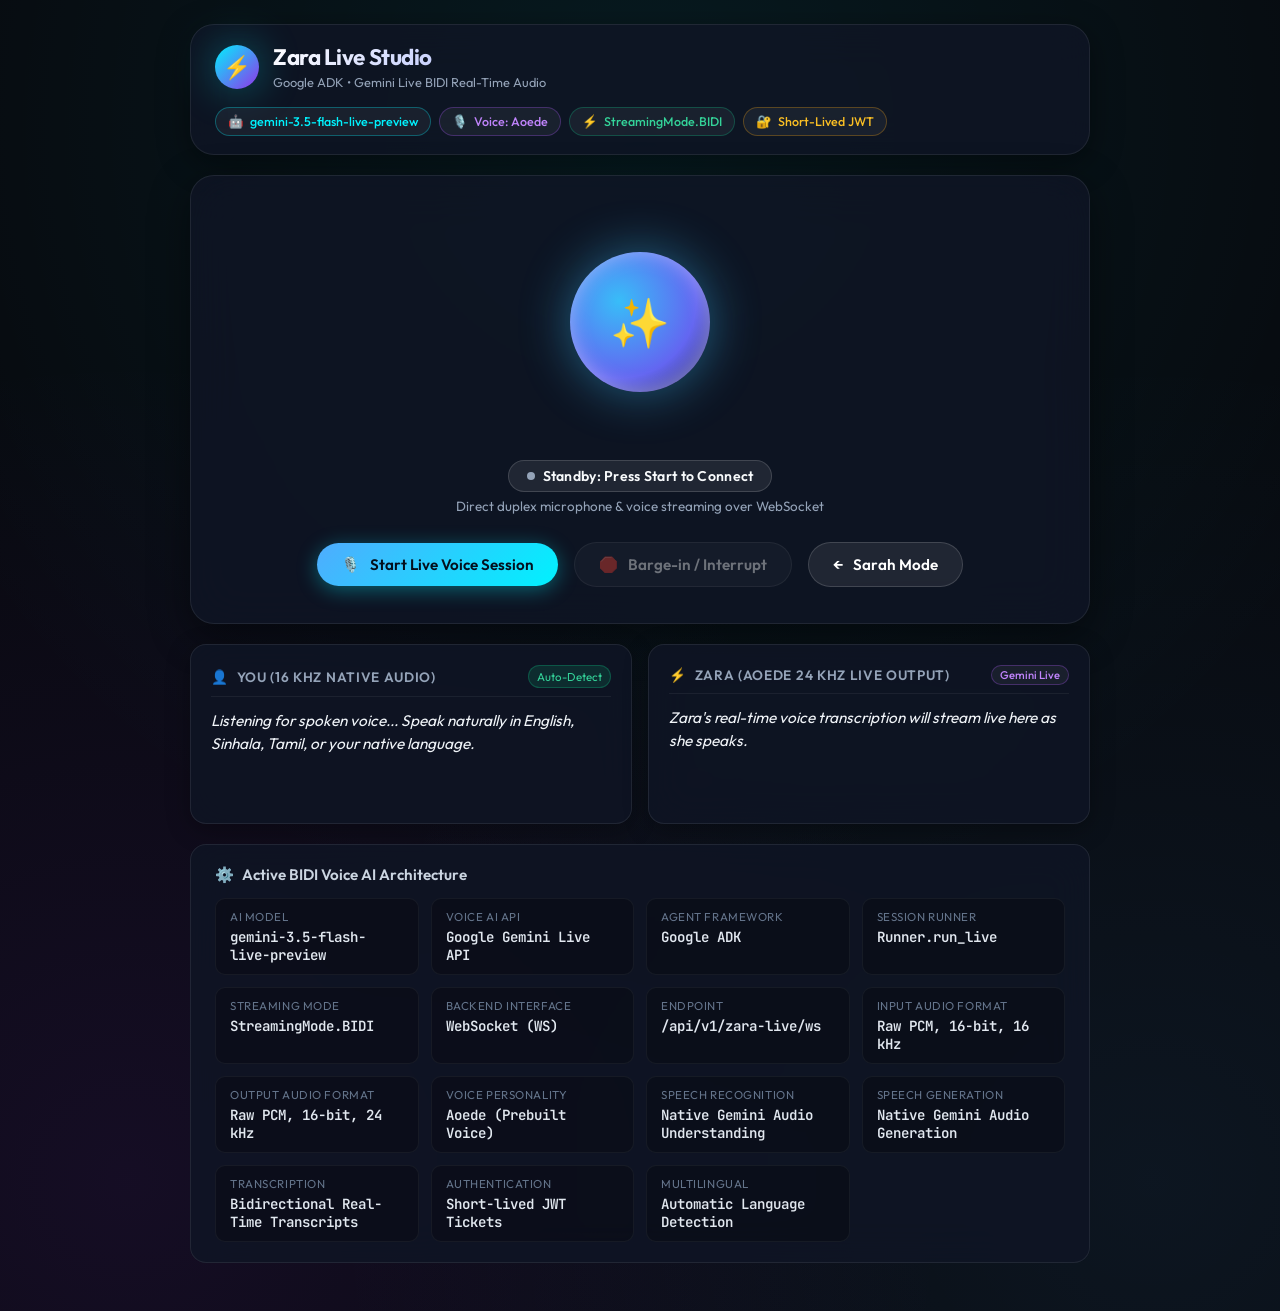
<file: frontend/zara/index.html>
<!DOCTYPE html>
<html lang="en">
<head>
  <meta charset="UTF-8">
  <meta name="viewport" content="width=device-width, initial-scale=1.0">
  <title>Zara Live Studio — Google ADK & Gemini Live BIDI</title>
  <link rel="stylesheet" href="zara_live.css">
  <link rel="preconnect" href="https://fonts.googleapis.com">
  <link rel="preconnect" href="https://fonts.gstatic.com" crossorigin>
  <link href="https://fonts.googleapis.com/css2?family=Outfit:wght@300;400;500;600;700&family=JetBrains+Mono:wght@400;500;600&display=swap" rel="stylesheet">
</head>
<body>
  <div class="studio-container">
    <!-- Header -->
    <header class="studio-header">
      <div class="brand-section">
        <div class="brand-orb">⚡</div>
        <div class="brand-text">
          <h1>Zara Live Studio</h1>
          <span>Google ADK • Gemini Live BIDI Real-Time Audio</span>
        </div>
      </div>
      <div class="tech-badges">
        <div class="badge cyan"><span>🤖</span><span>gemini-3.5-flash-live-preview</span></div>
        <div class="badge purple"><span>🎙️</span><span>Voice: Aoede</span></div>
        <div class="badge emerald"><span>⚡</span><span>StreamingMode.BIDI</span></div>
        <div class="badge amber"><span>🔐</span><span>Short-Lived JWT</span></div>
      </div>
    </header>

    <!-- Main Stage / Visualizer -->
    <div class="stage-card">
      <div class="visualizer-wrapper">
        <canvas id="visualizer-canvas" width="220" height="220"></canvas>
        <div class="avatar-orb" id="avatar-orb">
          <span class="orb-inner-icon" id="orb-icon">✨</span>
        </div>
      </div>

      <div class="status-callout">
        <div class="status-pill" id="status-pill">
          <span class="status-dot"></span>
          <span id="status-label">Standby: Press Start to Connect</span>
        </div>
        <span class="status-hint" id="status-hint">Direct duplex microphone & voice streaming over WebSocket</span>
      </div>

      <div class="controls-row">
        <button type="button" class="action-btn btn-start" id="btn-toggle-session">
          <span id="btn-icon">🎙️</span>
          <span id="btn-text">Start Live Voice Session</span>
        </button>
        <button type="button" class="action-btn btn-secondary" id="btn-interrupt" disabled title="Interrupt Zara immediately while speaking">
          <span>🛑</span>
          <span>Barge-in / Interrupt</span>
        </button>
        <a href="/" class="action-btn btn-secondary" style="text-decoration: none;">
          <span>←</span>
          <span>Sarah Mode</span>
        </a>
      </div>
    </div>

    <!-- Live Transcriptions Stage -->
    <div class="transcript-stage">
      <!-- Input Transcription (User Speech) -->
      <div class="transcript-card">
        <div class="transcript-header">
          <span class="title"><span>👤</span> You (16 kHz Native Audio)</span>
          <span class="lang-pill" id="user-lang-pill">Auto-Detect</span>
        </div>
        <div class="transcript-body" id="input-transcript">
          Listening for spoken voice... Speak naturally in English, Sinhala, Tamil, or your native language.
        </div>
      </div>

      <!-- Output Transcription (Zara Speech) -->
      <div class="transcript-card">
        <div class="transcript-header">
          <span class="title"><span>⚡</span> Zara (Aoede 24 kHz Live Output)</span>
          <span class="badge purple" style="font-size: 0.7rem; padding: 2px 8px;">Gemini Live</span>
        </div>
        <div class="transcript-body" id="output-transcript">
          Zara's real-time voice transcription will stream live here as she speaks.
        </div>
      </div>
    </div>

    <!-- Technical Architecture Specifications -->
    <div class="specs-card">
      <div class="specs-title">
        <span>⚙️</span>
        <span>Active BIDI Voice AI Architecture</span>
      </div>
      <div class="specs-grid">
        <div class="spec-item">
          <span class="spec-label">AI Model</span>
          <span class="spec-val">gemini-3.5-flash-live-preview</span>
        </div>
        <div class="spec-item">
          <span class="spec-label">Voice AI API</span>
          <span class="spec-val">Google Gemini Live API</span>
        </div>
        <div class="spec-item">
          <span class="spec-label">Agent Framework</span>
          <span class="spec-val">Google ADK</span>
        </div>
        <div class="spec-item">
          <span class="spec-label">Session Runner</span>
          <span class="spec-val">Runner.run_live</span>
        </div>
        <div class="spec-item">
          <span class="spec-label">Streaming Mode</span>
          <span class="spec-val">StreamingMode.BIDI</span>
        </div>
        <div class="spec-item">
          <span class="spec-label">Backend Interface</span>
          <span class="spec-val">WebSocket (WS)</span>
        </div>
        <div class="spec-item">
          <span class="spec-label">Endpoint</span>
          <span class="spec-val">/api/v1/zara-live/ws</span>
        </div>
        <div class="spec-item">
          <span class="spec-label">Input Audio Format</span>
          <span class="spec-val">Raw PCM, 16-bit, 16 kHz</span>
        </div>
        <div class="spec-item">
          <span class="spec-label">Output Audio Format</span>
          <span class="spec-val">Raw PCM, 16-bit, 24 kHz</span>
        </div>
        <div class="spec-item">
          <span class="spec-label">Voice Personality</span>
          <span class="spec-val">Aoede (Prebuilt Voice)</span>
        </div>
        <div class="spec-item">
          <span class="spec-label">Speech Recognition</span>
          <span class="spec-val">Native Gemini Audio Understanding</span>
        </div>
        <div class="spec-item">
          <span class="spec-label">Speech Generation</span>
          <span class="spec-val">Native Gemini Audio Generation</span>
        </div>
        <div class="spec-item">
          <span class="spec-label">Transcription</span>
          <span class="spec-val">Bidirectional Real-Time Transcripts</span>
        </div>
        <div class="spec-item">
          <span class="spec-label">Authentication</span>
          <span class="spec-val">Short-lived JWT Tickets</span>
        </div>
        <div class="spec-item">
          <span class="spec-label">Multilingual</span>
          <span class="spec-val">Automatic Language Detection</span>
        </div>
      </div>
    </div>
  </div>

  <script src="zara_live.js"></script>
</body>
</html>
</file>
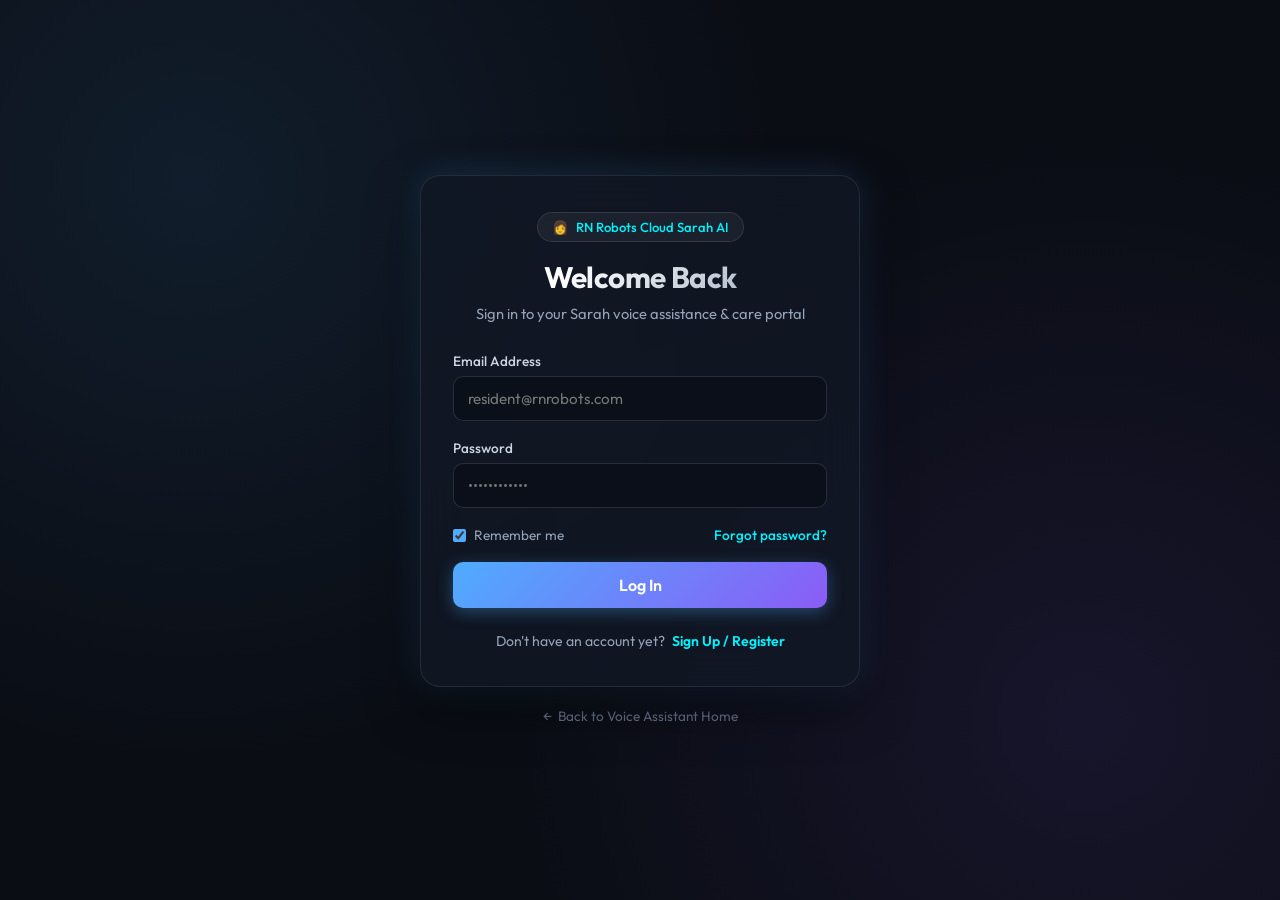
<file: frontend/auth/login.html>
<!DOCTYPE html>
<html lang="en">
<head>
  <meta charset="UTF-8">
  <meta name="viewport" content="width=device-width, initial-scale=1.0">
  <title>Log In — Sarah AI Platform</title>
  <link rel="icon" type="image/x-icon" href="/favicon.ico">
  <link rel="stylesheet" href="auth.css">
  <link rel="preconnect" href="https://fonts.googleapis.com">
  <link rel="preconnect" href="https://fonts.gstatic.com" crossorigin>
  <link href="https://fonts.googleapis.com/css2?family=Outfit:wght@300;400;500;600;700&display=swap" rel="stylesheet">
</head>
<body>
  <div class="auth-container">
    <div class="auth-header">
      <div class="brand-badge">
        <span>👩</span>
        <span>RN Robots Cloud Sarah AI</span>
      </div>
      <h1 class="auth-title">Welcome Back</h1>
      <p class="auth-subtitle">Sign in to your Sarah voice assistance & care portal</p>
    </div>

    <!-- Alert Message Box -->
    <div id="auth-alert" class="auth-alert" role="alert"></div>

    <form class="auth-form" id="login-form">
      <div class="form-group">
        <label for="email" class="form-label">Email Address</label>
        <div class="input-wrapper">
          <input 
            type="email" 
            id="email" 
            class="form-input" 
            placeholder="resident@rnrobots.com" 
            required 
            autocomplete="email" 
          />
        </div>
      </div>

      <div class="form-group">
        <label for="password" class="form-label">Password</label>
        <div class="input-wrapper">
          <input 
            type="password" 
            id="password" 
            class="form-input" 
            placeholder="••••••••••••" 
            required 
            autocomplete="current-password" 
          />
        </div>
      </div>

      <div class="form-options">
        <label class="remember-me">
          <input type="checkbox" id="remember-me" checked />
          <span>Remember me</span>
        </label>
        <a href="#" class="forgot-link" onclick="alert('Please contact your facility administrator or caregiver to reset credentials.'); return false;">Forgot password?</a>
      </div>

      <button type="submit" class="btn-primary" id="login-btn">
        <span id="btn-text">Log In</span>
      </button>
    </form>

    <div class="auth-footer">
      <span>Don't have an account yet?</span>
      <a href="signin.html">Sign Up / Register</a>
    </div>
  </div>

  <a href="/" class="nav-back-link">
    <span>←</span>
    <span>Back to Voice Assistant Home</span>
  </a>

  <script src="auth.js"></script>
</body>
</html>
</file>
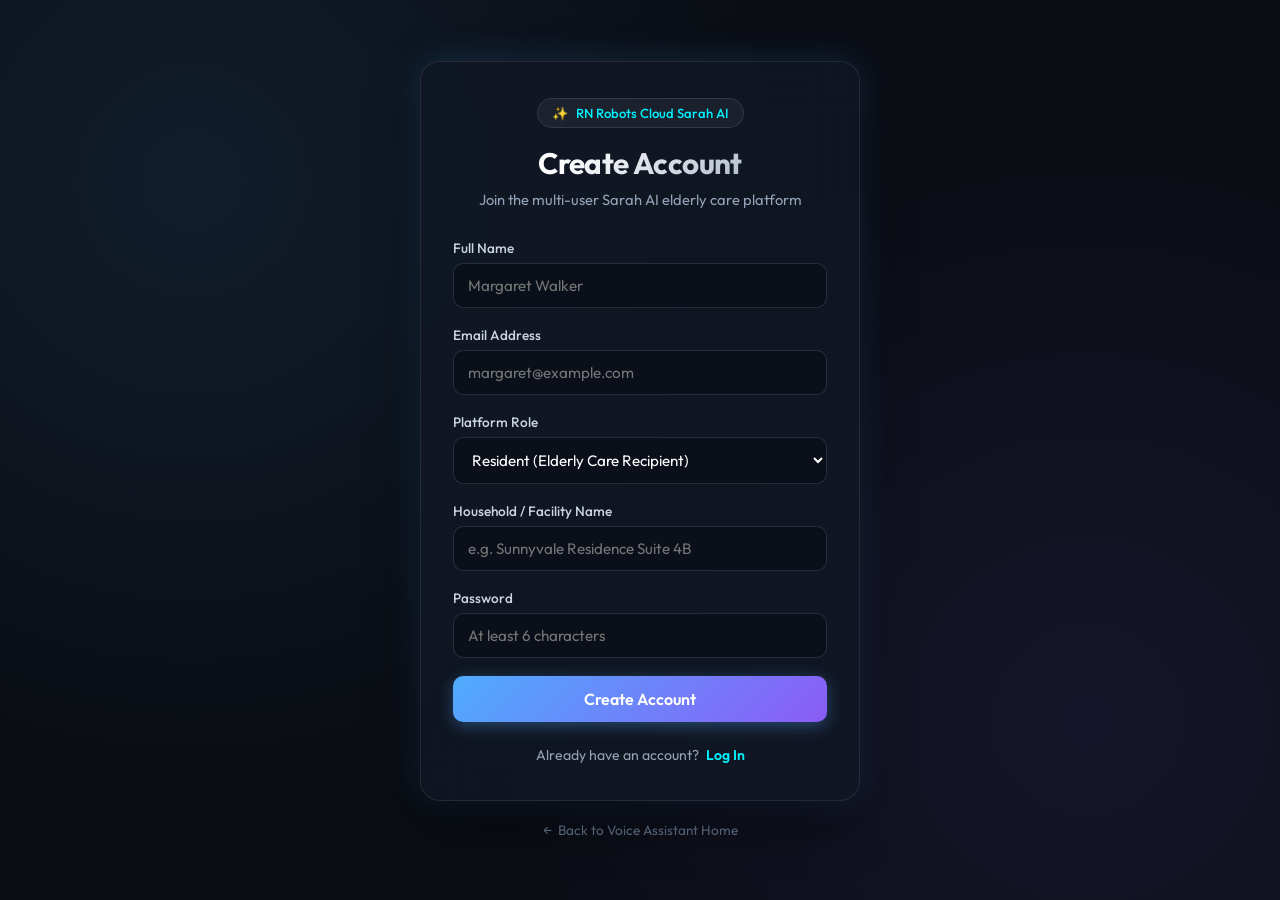
<file: frontend/auth/signin.html>
<!DOCTYPE html>
<html lang="en">
<head>
  <meta charset="UTF-8">
  <meta name="viewport" content="width=device-width, initial-scale=1.0">
  <title>Sign In & Register — Sarah AI Platform</title>
  <link rel="stylesheet" href="auth.css">
  <link rel="preconnect" href="https://fonts.googleapis.com">
  <link rel="preconnect" href="https://fonts.gstatic.com" crossorigin>
  <link href="https://fonts.googleapis.com/css2?family=Outfit:wght@300;400;500;600;700&display=swap" rel="stylesheet">
</head>
<body>
  <div class="auth-container">
    <div class="auth-header">
      <div class="brand-badge">
        <span>✨</span>
        <span>RN Robots Cloud Sarah AI</span>
      </div>
      <h1 class="auth-title">Create Account</h1>
      <p class="auth-subtitle">Join the multi-user Sarah AI elderly care platform</p>
    </div>

    <!-- Alert Message Box -->
    <div id="auth-alert" class="auth-alert" role="alert"></div>

    <form class="auth-form" id="register-form">
      <div class="form-group">
        <label for="reg-fullname" class="form-label">Full Name</label>
        <div class="input-wrapper">
          <input 
            type="text" 
            id="reg-fullname" 
            class="form-input" 
            placeholder="Margaret Walker" 
            required 
            autocomplete="name" 
          />
        </div>
      </div>

      <div class="form-group">
        <label for="reg-email" class="form-label">Email Address</label>
        <div class="input-wrapper">
          <input 
            type="email" 
            id="reg-email" 
            class="form-input" 
            placeholder="margaret@example.com" 
            required 
            autocomplete="email" 
          />
        </div>
      </div>

      <div class="form-group">
        <label for="reg-role" class="form-label">Platform Role</label>
        <div class="input-wrapper">
          <select id="reg-role" class="form-select" required>
            <option value="resident" selected>Resident (Elderly Care Recipient)</option>
            <option value="family_member">Family Member</option>
            <option value="caregiver">Professional Caregiver</option>
            <option value="facility_admin">Facility Administrator</option>
          </select>
        </div>
      </div>

      <div class="form-group">
        <label for="reg-household" class="form-label">Household / Facility Name</label>
        <div class="input-wrapper">
          <input 
            type="text" 
            id="reg-household" 
            class="form-input" 
            placeholder="e.g. Sunnyvale Residence Suite 4B" 
          />
        </div>
      </div>

      <div class="form-group">
        <label for="reg-password" class="form-label">Password</label>
        <div class="input-wrapper">
          <input 
            type="password" 
            id="reg-password" 
            class="form-input" 
            placeholder="At least 6 characters" 
            required 
            minlength="6" 
            autocomplete="new-password" 
          />
        </div>
      </div>

      <button type="submit" class="btn-primary" id="register-btn">
        <span id="btn-text">Create Account</span>
      </button>
    </form>

    <div class="auth-footer">
      <span>Already have an account?</span>
      <a href="login.html">Log In</a>
    </div>
  </div>

  <a href="/" class="nav-back-link">
    <span>←</span>
    <span>Back to Voice Assistant Home</span>
  </a>

  <script src="auth.js"></script>
</body>
</html>
</file>
<file: frontend/zara/zara_live.css>
/* Zara Live Studio - Real-Time Gemini Live BIDI Styles */
:root {
  --bg-primary: #07090e;
  --bg-card: rgba(15, 21, 37, 0.82);
  --border-card: rgba(255, 255, 255, 0.08);
  --accent-cyan: #00f2fe;
  --accent-blue: #4facfe;
  --accent-purple: #9333ea;
  --accent-rose: #f43f5e;
  --accent-emerald: #10b981;
  --text-main: #f8fafc;
  --text-dim: #94a3b8;
  --text-muted: #64748b;
  --radius-xl: 24px;
  --radius-lg: 16px;
  --radius-md: 10px;
  --radius-full: 9999px;
  --shadow-neon: 0 0 40px rgba(0, 242, 254, 0.35);
}

* {
  margin: 0;
  padding: 0;
  box-sizing: border-box;
}

body {
  background-color: var(--bg-primary);
  background-image: 
    radial-gradient(circle at 50% 10%, rgba(0, 242, 254, 0.08) 0%, transparent 60%),
    radial-gradient(circle at 10% 90%, rgba(147, 51, 234, 0.1) 0%, transparent 50%),
    radial-gradient(circle at 90% 90%, rgba(79, 172, 254, 0.08) 0%, transparent 50%);
  color: var(--text-main);
  font-family: 'Outfit', sans-serif;
  min-height: 100vh;
  display: flex;
  flex-direction: column;
  align-items: center;
  padding: 24px 16px 48px;
}

.studio-container {
  width: 100%;
  max-width: 900px;
  display: flex;
  flex-direction: column;
  gap: 20px;
}

/* Header */
.studio-header {
  display: flex;
  justify-content: space-between;
  align-items: center;
  flex-wrap: wrap;
  gap: 16px;
  background: var(--bg-card);
  backdrop-filter: blur(20px);
  -webkit-backdrop-filter: blur(20px);
  border: 1px solid var(--border-card);
  border-radius: var(--radius-xl);
  padding: 18px 24px;
  box-shadow: 0 8px 32px rgba(0, 0, 0, 0.4);
}

.brand-section {
  display: flex;
  align-items: center;
  gap: 14px;
}

.brand-orb {
  width: 44px;
  height: 44px;
  border-radius: 50%;
  background: linear-gradient(135deg, var(--accent-cyan), var(--accent-purple));
  display: flex;
  align-items: center;
  justify-content: center;
  font-size: 1.4rem;
  box-shadow: var(--shadow-neon);
}

.brand-text h1 {
  font-size: 1.4rem;
  font-weight: 700;
  letter-spacing: -0.02em;
  background: linear-gradient(135deg, #fff, #a5b4fc);
  -webkit-background-clip: text;
  -webkit-text-fill-color: transparent;
}

.brand-text span {
  font-size: 0.8rem;
  color: var(--text-dim);
}

.tech-badges {
  display: flex;
  align-items: center;
  gap: 8px;
  flex-wrap: wrap;
}

.badge {
  padding: 6px 12px;
  background: rgba(255, 255, 255, 0.05);
  border: 1px solid rgba(255, 255, 255, 0.1);
  border-radius: var(--radius-full);
  font-size: 0.78rem;
  font-weight: 500;
  display: flex;
  align-items: center;
  gap: 6px;
}

.badge.cyan { color: var(--accent-cyan); border-color: rgba(0, 242, 254, 0.3); }
.badge.purple { color: #c084fc; border-color: rgba(168, 85, 247, 0.3); }
.badge.emerald { color: #34d399; border-color: rgba(16, 185, 129, 0.3); }
.badge.amber { color: #fbbf24; border-color: rgba(245, 158, 11, 0.3); }

/* Main Stage / Visualizer */
.stage-card {
  background: var(--bg-card);
  backdrop-filter: blur(24px);
  -webkit-backdrop-filter: blur(24px);
  border: 1px solid var(--border-card);
  border-radius: var(--radius-xl);
  padding: 36px 24px;
  display: flex;
  flex-direction: column;
  align-items: center;
  gap: 28px;
  position: relative;
  overflow: hidden;
  box-shadow: 0 12px 40px rgba(0, 0, 0, 0.45);
}

.visualizer-wrapper {
  position: relative;
  width: 220px;
  height: 220px;
  display: flex;
  align-items: center;
  justify-content: center;
}

#visualizer-canvas {
  position: absolute;
  top: 0;
  left: 0;
  width: 220px;
  height: 220px;
  border-radius: 50%;
  pointer-events: none;
}

.avatar-orb {
  width: 140px;
  height: 140px;
  border-radius: 50%;
  background: radial-gradient(circle at 35% 35%, #38bdf8, #6366f1 60%, #1e1b4b 100%);
  display: flex;
  align-items: center;
  justify-content: center;
  box-shadow: 0 0 50px rgba(56, 189, 248, 0.45), inset 0 0 20px rgba(255, 255, 255, 0.4);
  transition: transform 0.2s cubic-bezier(0.4, 0, 0.2, 1);
  z-index: 2;
  position: relative;
}

.avatar-orb.speaking {
  animation: pulseSpeaking 1.2s infinite ease-in-out;
  box-shadow: 0 0 70px rgba(168, 85, 247, 0.7), inset 0 0 25px rgba(255, 255, 255, 0.6);
  background: radial-gradient(circle at 35% 35%, #c084fc, #9333ea 60%, #3b0764 100%);
}

.avatar-orb.listening {
  animation: pulseListening 1.8s infinite ease-in-out;
  box-shadow: 0 0 60px rgba(0, 242, 254, 0.6), inset 0 0 20px rgba(255, 255, 255, 0.5);
}

@keyframes pulseSpeaking {
  0%, 100% { transform: scale(1); }
  50% { transform: scale(1.08); }
}

@keyframes pulseListening {
  0%, 100% { transform: scale(1); }
  50% { transform: scale(1.04); }
}

.orb-inner-icon {
  font-size: 3rem;
  user-select: none;
}

.status-callout {
  display: flex;
  flex-direction: column;
  align-items: center;
  gap: 6px;
}

.status-pill {
  padding: 6px 18px;
  border-radius: var(--radius-full);
  font-size: 0.88rem;
  font-weight: 600;
  letter-spacing: 0.02em;
  background: rgba(255, 255, 255, 0.08);
  border: 1px solid rgba(255, 255, 255, 0.15);
  display: flex;
  align-items: center;
  gap: 8px;
}

.status-dot {
  width: 8px;
  height: 8px;
  border-radius: 50%;
  background: #94a3b8;
}

.status-pill.connected .status-dot { background: var(--accent-emerald); box-shadow: 0 0 8px var(--accent-emerald); }
.status-pill.speaking .status-dot { background: #c084fc; box-shadow: 0 0 8px #c084fc; }
.status-pill.listening .status-dot { background: var(--accent-cyan); box-shadow: 0 0 8px var(--accent-cyan); }
.status-pill.error .status-dot { background: var(--accent-rose); box-shadow: 0 0 8px var(--accent-rose); }

.status-hint {
  font-size: 0.84rem;
  color: var(--text-dim);
}

/* Studio Controls */
.controls-row {
  display: flex;
  align-items: center;
  gap: 16px;
  flex-wrap: wrap;
  justify-content: center;
}

.action-btn {
  padding: 12px 24px;
  border-radius: var(--radius-full);
  font-family: inherit;
  font-size: 0.95rem;
  font-weight: 600;
  border: none;
  cursor: pointer;
  display: flex;
  align-items: center;
  gap: 10px;
  transition: all 0.2s ease;
}

.btn-start {
  background: linear-gradient(135deg, var(--accent-blue), var(--accent-cyan));
  color: #04101e;
  box-shadow: 0 4px 20px rgba(0, 242, 254, 0.35);
}

.btn-start:hover {
  transform: translateY(-2px);
  box-shadow: 0 6px 26px rgba(0, 242, 254, 0.5);
}

.btn-stop {
  background: linear-gradient(135deg, #ef4444, #be123c);
  color: #fff;
  box-shadow: 0 4px 20px rgba(239, 68, 68, 0.35);
}

.btn-secondary {
  background: rgba(255, 255, 255, 0.08);
  border: 1px solid rgba(255, 255, 255, 0.15);
  color: #fff;
}

.btn-secondary:hover:not(:disabled) {
  background: rgba(255, 255, 255, 0.15);
  transform: translateY(-1px);
}

.btn-secondary:disabled {
  opacity: 0.4;
  cursor: not-allowed;
}

/* Transcriptions Stage */
.transcript-stage {
  display: grid;
  grid-template-columns: 1fr 1fr;
  gap: 16px;
}

@media (max-width: 768px) {
  .transcript-stage {
    grid-template-columns: 1fr;
  }
}

.transcript-card {
  background: var(--bg-card);
  backdrop-filter: blur(20px);
  -webkit-backdrop-filter: blur(20px);
  border: 1px solid var(--border-card);
  border-radius: var(--radius-lg);
  padding: 20px;
  display: flex;
  flex-direction: column;
  gap: 12px;
  min-height: 180px;
  box-shadow: 0 6px 24px rgba(0, 0, 0, 0.3);
}

.transcript-header {
  display: flex;
  justify-content: space-between;
  align-items: center;
  border-bottom: 1px solid rgba(255, 255, 255, 0.06);
  padding-bottom: 8px;
}

.transcript-header .title {
  font-size: 0.85rem;
  font-weight: 600;
  text-transform: uppercase;
  letter-spacing: 0.05em;
  color: var(--text-dim);
  display: flex;
  align-items: center;
  gap: 8px;
}

.transcript-body {
  font-size: 0.96rem;
  line-height: 1.5;
  color: #f1f5f9;
  flex: 1;
  overflow-y: auto;
  max-height: 220px;
  font-style: italic;
}

.transcript-body.active {
  font-style: normal;
  color: #fff;
}

.lang-pill {
  font-size: 0.72rem;
  padding: 3px 8px;
  background: rgba(16, 185, 129, 0.15);
  border: 1px solid rgba(16, 185, 129, 0.3);
  color: #34d399;
  border-radius: var(--radius-full);
}

/* Specifications Table Card */
.specs-card {
  background: var(--bg-card);
  backdrop-filter: blur(20px);
  border: 1px solid var(--border-card);
  border-radius: var(--radius-lg);
  padding: 20px 24px;
}

.specs-title {
  font-size: 0.95rem;
  font-weight: 600;
  margin-bottom: 14px;
  color: #cbd5e1;
  display: flex;
  align-items: center;
  gap: 8px;
}

.specs-grid {
  display: grid;
  grid-template-columns: repeat(auto-fit, minmax(200px, 1fr));
  gap: 12px;
}

.spec-item {
  display: flex;
  flex-direction: column;
  gap: 4px;
  background: rgba(0, 0, 0, 0.25);
  padding: 10px 14px;
  border-radius: var(--radius-md);
  border: 1px solid rgba(255, 255, 255, 0.05);
}

.spec-label {
  font-size: 0.72rem;
  color: var(--text-muted);
  text-transform: uppercase;
  letter-spacing: 0.05em;
}

.spec-val {
  font-size: 0.88rem;
  font-weight: 600;
  color: #e2e8f0;
  font-family: 'JetBrains Mono', monospace;
}
</file>
<file: frontend/auth/auth.css>
/* Auth Pages Styling - Sarah & Zara AI Platform */
:root {
  --bg-primary: #0a0d14;
  --bg-card: rgba(18, 24, 38, 0.75);
  --border-card: rgba(255, 255, 255, 0.09);
  --accent-cyan: #00f2fe;
  --accent-blue: #4facfe;
  --accent-purple: #8b5cf6;
  --text-main: #f8fafc;
  --text-dim: #94a3b8;
  --text-muted: #64748b;
  --radius-xl: 20px;
  --radius-lg: 14px;
  --radius-md: 10px;
  --radius-full: 9999px;
  --shadow-glow: 0 0 35px rgba(79, 172, 254, 0.2);
}

* {
  margin: 0;
  padding: 0;
  box-sizing: border-box;
}

body {
  background-color: var(--bg-primary);
  background-image: 
    radial-gradient(circle at 15% 20%, rgba(79, 172, 254, 0.1) 0%, transparent 45%),
    radial-gradient(circle at 85% 80%, rgba(139, 92, 246, 0.1) 0%, transparent 45%);
  color: var(--text-main);
  font-family: 'Outfit', sans-serif;
  min-height: 100vh;
  display: flex;
  flex-direction: column;
  justify-content: center;
  align-items: center;
  padding: 24px;
}

.auth-container {
  width: 100%;
  max-width: 440px;
  background: var(--bg-card);
  backdrop-filter: blur(24px);
  -webkit-backdrop-filter: blur(24px);
  border: 1px solid var(--border-card);
  border-radius: var(--radius-xl);
  padding: 36px 32px;
  box-shadow: 0 20px 50px rgba(0, 0, 0, 0.5), var(--shadow-glow);
  animation: fadeIn 0.4s ease-out;
}

@keyframes fadeIn {
  from { opacity: 0; transform: translateY(10px); }
  to { opacity: 1; transform: translateY(0); }
}

.auth-header {
  text-align: center;
  margin-bottom: 28px;
}

.brand-badge {
  display: inline-flex;
  align-items: center;
  gap: 8px;
  padding: 6px 14px;
  background: rgba(255, 255, 255, 0.05);
  border: 1px solid rgba(255, 255, 255, 0.1);
  border-radius: var(--radius-full);
  font-size: 0.82rem;
  color: var(--accent-cyan);
  font-weight: 500;
  margin-bottom: 16px;
}

.auth-title {
  font-size: 1.85rem;
  font-weight: 700;
  letter-spacing: -0.02em;
  background: linear-gradient(135deg, #ffffff 30%, #94a3b8 100%);
  -webkit-background-clip: text;
  -webkit-text-fill-color: transparent;
  margin-bottom: 8px;
}

.auth-subtitle {
  color: var(--text-dim);
  font-size: 0.92rem;
  line-height: 1.4;
}

.auth-form {
  display: flex;
  flex-direction: column;
  gap: 18px;
}

.form-group {
  display: flex;
  flex-direction: column;
  gap: 6px;
}

.form-label {
  font-size: 0.85rem;
  font-weight: 500;
  color: #cbd5e1;
}

.input-wrapper {
  position: relative;
  display: flex;
  align-items: center;
}

.form-input, .form-select {
  width: 100%;
  padding: 12px 14px;
  background: rgba(10, 15, 26, 0.8);
  border: 1px solid rgba(255, 255, 255, 0.12);
  border-radius: var(--radius-md);
  color: #fff;
  font-family: inherit;
  font-size: 0.95rem;
  transition: all 0.2s ease;
  outline: none;
}

.form-input:focus, .form-select:focus {
  border-color: var(--accent-blue);
  box-shadow: 0 0 0 3px rgba(79, 172, 254, 0.2);
  background: rgba(15, 23, 42, 0.9);
}

.form-select option {
  background: #0f172a;
  color: #fff;
}

.form-options {
  display: flex;
  align-items: center;
  justify-content: space-between;
  font-size: 0.85rem;
  color: var(--text-dim);
}

.remember-me {
  display: flex;
  align-items: center;
  gap: 8px;
  cursor: pointer;
}

.remember-me input {
  accent-color: var(--accent-blue);
  cursor: pointer;
}

.forgot-link {
  color: var(--accent-cyan);
  text-decoration: none;
  font-weight: 500;
  transition: color 0.2s;
}

.forgot-link:hover {
  text-decoration: underline;
}

.btn-primary {
  width: 100%;
  padding: 13px;
  background: linear-gradient(135deg, var(--accent-blue), var(--accent-purple));
  border: none;
  border-radius: var(--radius-md);
  color: #fff;
  font-family: inherit;
  font-size: 1rem;
  font-weight: 600;
  cursor: pointer;
  box-shadow: 0 4px 16px rgba(79, 172, 254, 0.35);
  transition: all 0.2s ease;
  display: flex;
  justify-content: center;
  align-items: center;
  gap: 8px;
}

.btn-primary:hover:not(:disabled) {
  opacity: 0.95;
  transform: translateY(-1px);
  box-shadow: 0 6px 22px rgba(79, 172, 254, 0.45);
}

.btn-primary:disabled {
  opacity: 0.6;
  cursor: not-allowed;
}

.auth-alert {
  padding: 12px 14px;
  border-radius: var(--radius-md);
  font-size: 0.86rem;
  margin-bottom: 16px;
  display: none;
}

.auth-alert.error {
  display: block;
  background: rgba(244, 63, 94, 0.15);
  border: 1px solid rgba(244, 63, 94, 0.35);
  color: #fecdd3;
}

.auth-alert.success {
  display: block;
  background: rgba(16, 185, 129, 0.15);
  border: 1px solid rgba(16, 185, 129, 0.35);
  color: #a7f3d0;
}

.auth-footer {
  margin-top: 24px;
  text-align: center;
  font-size: 0.88rem;
  color: var(--text-dim);
}

.auth-footer a {
  color: var(--accent-cyan);
  text-decoration: none;
  font-weight: 600;
  margin-left: 4px;
}

.auth-footer a:hover {
  text-decoration: underline;
}

.nav-back-link {
  margin-top: 20px;
  font-size: 0.85rem;
  color: var(--text-muted);
  text-decoration: none;
  display: inline-flex;
  align-items: center;
  gap: 6px;
  transition: color 0.2s;
}

.nav-back-link:hover {
  color: #fff;
}
</file>
